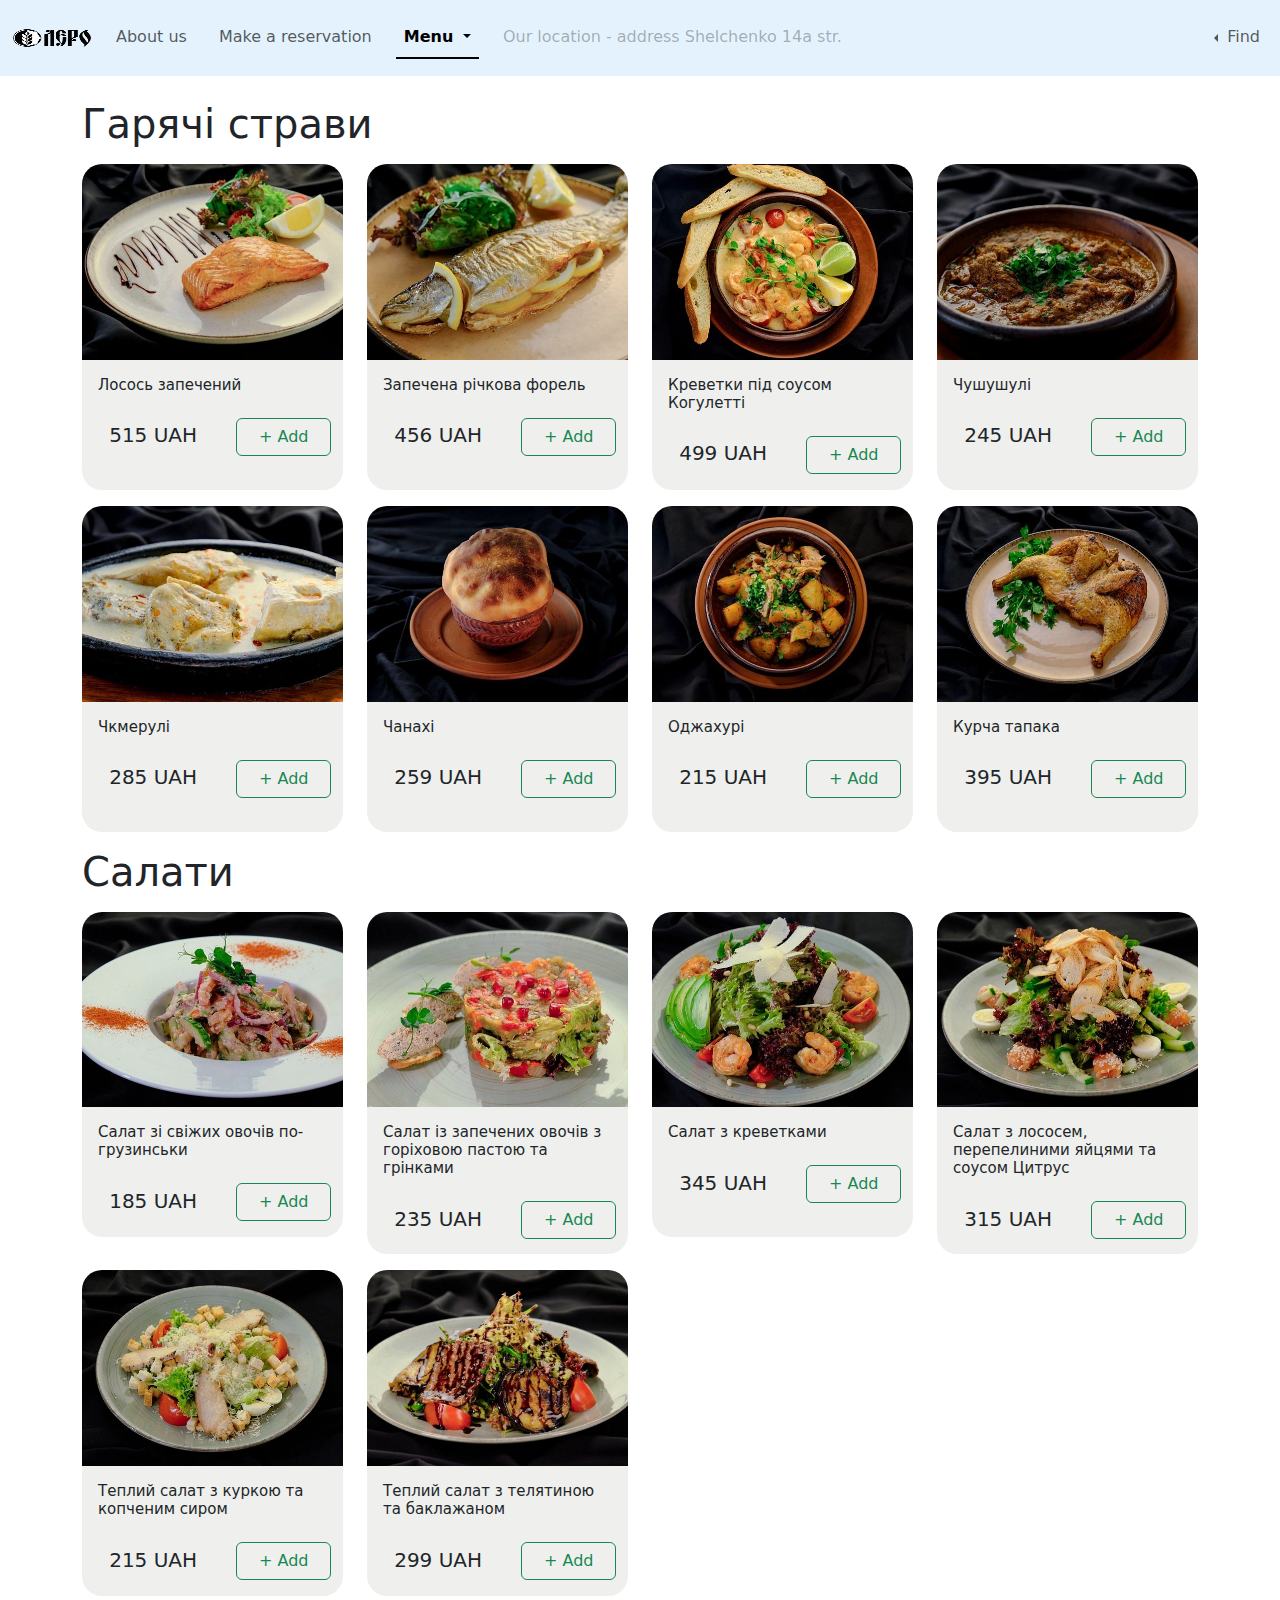
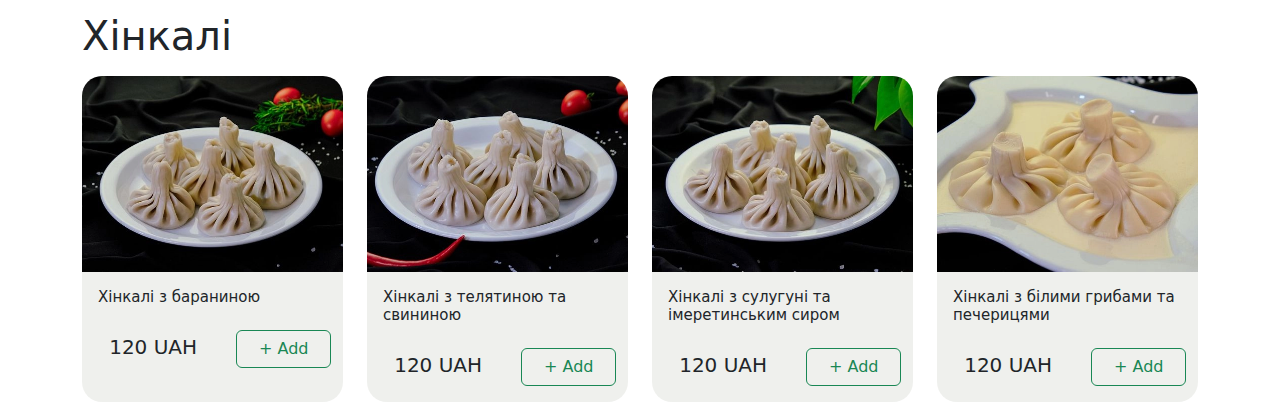
<file: index.html>
<!DOCTYPE html>
<html lang="en">
<head>
    <meta charset="UTF-8">
    <meta name="viewport" content="width=device-width, initial-scale=1.0">
    <link href="https://cdn.jsdelivr.net/npm/bootstrap@5.3.3/dist/css/bootstrap.min.css" rel="stylesheet" integrity="sha384-QWTKZyjpPEjISv5WaRU9OFeRpok6YctnYmDr5pNlyT2bRjXh0JMhjY6hW+ALEwIH" crossorigin="anonymous">
    <link rel="stylesheet" href="style.css">
    <title>Document</title>
</head>
<body>
    
    <nav class="navbar fixed-top navbar-expand-lg" style="background-color: #e3f2fd;">
        <div class="container-fluid">
            <a class="navbar-brand" href="#"><img src="img/lerologo.png" width="80" height="50" alt=""></a>
            <button class="navbar-toggler" type="button" data-bs-toggle="collapse" data-bs-target="#navbarSupportedContent" aria-controls="navbarSupportedContent" aria-expanded="false" aria-label="Toggle navigation">
            <span class="navbar-toggler-icon"></span>
            </button>
            <div class="collapse navbar-collapse" id="navbarSupportedContent">
            <ul class="navbar-nav nav-underline me-auto mb-3 mb-lg-0">
                <li class="nav-item">
                    <a class="nav-link" aria-current="page" href="aboutus.html">About us</a>
                </li>
                <li class="nav-item">
                    <a class="nav-link" href="reservation.html">Make a reservation</a>
                </li>
                <li class="nav-item dropdown">
                    <a class="nav-link active dropdown-toggle" href="#" role="button" data-bs-toggle="dropdown" aria-expanded="false">
                    Menu
                    </a>
                    <ul class="dropdown-menu">
                    <li><a class="dropdown-item" href="#section1">Hot meals</a></li>
                    <li><a class="dropdown-item" href="#section2">Salad</a></li>
                    <li><a class="dropdown-item" href="#section3">Khinkali</a></li>
                    <li><a class="dropdown-item" href="#">Hot snacks</a></li>
                    <li><a class="dropdown-item" href="#">Drink</a></li>
                    <li><hr class="dropdown-divider"></li>
                    <li><a class="dropdown-item" href="#">Alcohol</a></li>
                    </ul>
                    </li>
                <li class="nav-item">
                <a class="nav-link disabled" aria-disabled="true">Our location - address Shelchenko 14a str.</a>
                </li>
            </ul>

            <ul class="navbar-nav nav-underline mb-3 mb-lg-0">
                <li class="nav-item dropstart">
                    <a class="nav-link dropdown-toggle" href="#" role="button" data-bs-toggle="dropdown" aria-expanded="false">
                    Find
                    </a>
                    <div class="custom-menu p-2 dropdown-menu">
                        <form class="d-flex " role="search">
                        <input class="form-control me-2" type="search" placeholder="Пошук страви" aria-label="Search">
                        <button class="btn btn-outline-warning" type="submit">Пошук</button>
                        </form>
                    </div>
            </ul>
            </div>
        </div>
    </nav>

    <div class="all-container container"> 
        <h1 class="hotmeal pb-2" id="section1">Гарячі страви</h1>
        <div class="hotmeals row row-cols-lg-4 row-cols-md-2">
            <div class="losos col col-lg-3 col-md-6 col-12">
                <img class="imageeat" src="img/losos.webp" alt="">
                <div class="infofood">
                    <h3 class="namefood container p-3">Лосось запечений</h3>
                    <div class="button-cost row row-cols-2">
                        <h3 class="costfood col col-lg-7">515 UAH</h3>
                        <button type="button" class="btn btn-outline-success col-lg-4 col-5">+ Add</button>
                    </div>
                </div>
            </div>

            <div class="losos col col-lg-3 col-md-6 col-12">
                <img class="imageeat" src="img/forel.webp" alt="">
                <div class="infofood">
                    <h3 class="namefood container p-3">Запечена річкова форель</h3>
                    <div class="button-cost row row-cols-2">
                        <h3 class="costfood col col-lg-7">456 UAH</h3>
                        <button type="button" class="btn btn-outline-success col-lg-4 col-5">+ Add</button>
                    </div>
                </div>
            </div>

            <div class="forel col col-lg-3 col-md-6 col-12">
                <img class="imageeat" src="img/krevetki.webp" alt="">
                <div class="infofood">
                    <h3 class="namefood container p-3">Креветки під соусом Когулетті</h3>
                    <div class="button-cost row row-cols-2">
                        <h3 class="costfood col col-lg-7">499 UAH</h3>
                        <button type="button" class="btn btn-outline-success col-lg-4 col-5">+ Add</button>
                    </div>
                </div>
            </div>
            
            <div class="forel col col-lg-3 col-md-6 col-12">
                <img class="imageeat" src="img/chushushuli.webp" alt="">
                <div class="infofood">
                    <h3 class="namefood container p-3">Чушушулі</h3>
                    <div class="button-cost row row-cols-2">
                        <h3 class="costfood col col-lg-7">245 UAH</h3>
                        <button type="button" class="btn btn-outline-success col-lg-4 col-5">+ Add</button>
                    </div>
                </div>
            </div>

            <div class="losos col col-lg-3 col-md-6 col-12 mt-3">
                <img class="imageeat" src="img/chkmeruli.webp" alt="">
                <div class="infofood">
                    <h3 class="namefood container p-3">Чкмерулі</h3>
                    <div class="button-cost row row-cols-2">
                        <h3 class="costfood col col-lg-7">285 UAH</h3>
                        <button type="button" class="btn btn-outline-success col-lg-4 col-5">+ Add</button>
                    </div>
                </div>
            </div>

            <div class="forel col col-lg-3 col-md-6 col-12 mt-3">
                <img class="imageeat" src="img/chanahi.webp" alt="">
                <div class="infofood">
                    <h3 class="namefood container p-3">Чанахі</h3>
                    <div class="button-cost row row-cols-2">
                        <h3 class="costfood col col-lg-7">259 UAH</h3>
                        <button type="button" class="btn btn-outline-success col-lg-4 col-5">+ Add</button>
                    </div>
                </div>
            </div>

            <div class="forel col col-lg-3 col-md-6 col-12 mt-3">
                <img class="imageeat" src="img/odjahuri.webp" alt="">
                <div class="infofood">
                    <h3 class="namefood container p-3">Оджахурі</h3>
                    <div class="button-cost row row-cols-2">
                        <h3 class="costfood col col-lg-7">215 UAH</h3>
                        <button type="button" class="btn btn-outline-success col-lg-4 col-5">+ Add</button>
                    </div>
                </div>
            </div>
            
            <div class="forel col col-lg-3 col-md-6 col-12 mt-3">
                <img class="imageeat" src="img/kurchatapaka.webp" alt="">
                <div class="infofood">
                    <h3 class="namefood container p-3">Курча тапака</h3>
                    <div class="button-cost row row-cols-2">
                        <h3 class="costfood col col-lg-7">395 UAH</h3>
                        <button type="button" class="btn btn-outline-success col-lg-4 col-5">+ Add</button>
                    </div>
                </div>
            </div>
        </div>
    </div>

    <div class="all-container container mt-3"> 
        <h1 class="pb-2" id="section2">Салати</h1>
        <div class="hotmeals row row-cols-lg-4 row-cols-md-2">
            <div class="losos col col-lg-3 col-md-6 col-12 col">
                <img class="imageeat" src="img/gruzinsksalat.webp" alt="">
                <div class="infofood">
                    <h3 class="namefood container p-3">Салат зі свіжих овочів по-грузинськи</h3>
                    <div class="button-cost row row-cols-2">
                        <h3 class="costfood col col-lg-7">185 UAH</h3>
                        <button type="button" class="btn btn-outline-success col-lg-4 col-5">+ Add</button>
                    </div>
                </div>
            </div>

            <div class="forel col col-lg-3 col-md-6 col-12">
                <img class="imageeat" src="img/zapecheniysalat.webp" alt="">
                <div class="infofood">
                    <h3 class="namefood container p-3">Салат із запечених овочів з горіховою пастою та грінками</h3>
                    <div class="button-cost row row-cols-2">
                        <h3 class="costfood col col-lg-7">235 UAH</h3>
                        <button type="button" class="btn btn-outline-success col-lg-4 col-5">+ Add</button>
                    </div>
                </div>
            </div>

            <div class="forel col col-lg-3 col-md-6 col-12">
                <img class="imageeat" src="img/salatskrevetkami.webp" alt="">
                <div class="infofood">
                    <h3 class="namefood container p-3">Салат з креветками</h3>
                    <div class="button-cost row row-cols-2">
                        <h3 class="costfood col col-lg-7">345 UAH</h3>
                        <button type="button" class="btn btn-outline-success col-lg-4 col-5">+ Add</button>
                    </div>
                </div>
            </div>
            
            <div class="forel col col-lg-3 col-md-6 col-12">
                <img class="imageeat" src="img/losossalat.webp" alt="">
                <div class="infofood">
                    <h3 class="namefood container p-3">Салат з лососем, перепелиними яйцями та соусом Цитрус</h3>
                    <div class="button-cost row row-cols-2">
                        <h3 class="costfood col col-lg-7">315 UAH</h3>
                        <button type="button" class="btn btn-outline-success col-lg-4 col-5">+ Add</button>
                    </div>
                </div>
            </div>

            <div class="losos col col-lg-3 col-md-6 col-12 mt-3">
                <img class="imageeat" src="img/tepliysalatkurka.webp" alt="">
                <div class="infofood">
                    <h3 class="namefood container p-3">Теплий салат з куркою та копченим сиром</h3>
                    <div class="button-cost row row-cols-2">
                        <h3 class="costfood col col-lg-7">215 UAH</h3>
                        <button type="button" class="btn btn-outline-success col-lg-4 col-5">+ Add</button>
                    </div>
                </div>
            </div>

            <div class="forel col col-lg-3 col-md-6 col-12 mt-3">
                <img class="imageeat" src="img/salatbaklajan.webp" alt="">
                <div class="infofood">
                    <h3 class="namefood container p-3">Теплий салат з телятиною та баклажаном</h3>
                    <div class="button-cost row row-cols-2">
                        <h3 class="costfood col col-lg-7">299 UAH</h3>
                        <button type="button" class="btn btn-outline-success col-lg-4 col-5">+ Add</button>
                    </div>
                </div>
            </div>
        </div>
    </div>

    <div class="all-container container mt-3"> 
        <h1 class="pb-2" id="section3">Хінкалі</h1>
        <div class="hotmeals row row-cols-lg-4 row-cols-md-2">
            <div class="losos col col-lg-3 col-md-6 col-12">
                <img class="imageeat" src="img/lhinkalibaran.webp" alt="">
                <div class="infofood">
                    <h3 class="namefood container p-3">Хінкалі з бараниною</h3>
                    <div class="button-cost row row-cols-2">
                        <h3 class="costfood col col-lg-7">120 UAH</h3>
                        <button type="button" class="btn btn-outline-success col-lg-4 col-5">+ Add</button>
                    </div>
                </div>
            </div>

            <div class="forel col col-lg-3 col-md-6 col-12">
                <img class="imageeat" src="img/khinkalitelyatina.webp" alt="">
                <div class="infofood">
                    <h3 class="namefood container p-3">Хінкалі з телятиною та свининою</h3>
                    <div class="button-cost row row-cols-2">
                        <h3 class="costfood col col-lg-7">120 UAH</h3>
                        <button type="button" class="btn btn-outline-success col-lg-4 col-5">+ Add</button>
                    </div>
                </div>
            </div>

            <div class="forel col col-lg-3 col-md-6 col-12">
                <img class="imageeat" src="img/khinkalisir.webp" alt="">
                <div class="infofood">
                    <h3 class="namefood container p-3">Хінкалі з сулугуні та імеретинським сиром</h3>
                    <div class="button-cost row row-cols-2">
                        <h3 class="costfood col col-lg-7">120 UAH</h3>
                        <button type="button" class="btn btn-outline-success col-lg-4 col-5">+ Add</button>
                    </div>
                </div>
            </div>
            
            <div class="forel col col-lg-3 col-md-6 col-12">
                <img class="imageeat" src="img/khinkaligribi.webp" alt="">
                <div class="infofood">
                    <h3 class="namefood container p-3">Хінкалі з білими грибами та печерицями</h3>
                    <div class="button-cost row row-cols-2">
                        <h3 class="costfood col col-lg-7">120 UAH</h3>
                        <button type="button" class="btn btn-outline-success col-lg-4 col-5">+ Add</button>
                    </div>
                </div>
            </div>
        </div>
    </div>


    <script src="https://cdn.jsdelivr.net/npm/bootstrap@5.3.3/dist/js/bootstrap.bundle.min.js" integrity="sha384-YvpcrYf0tY3lHB60NNkmXc5s9fDVZLESaAA55NDzOxhy9GkcIdslK1eN7N6jIeHz" crossorigin="anonymous"></script>
    <script src="js.js"></script>
</body>
</html>
</file>
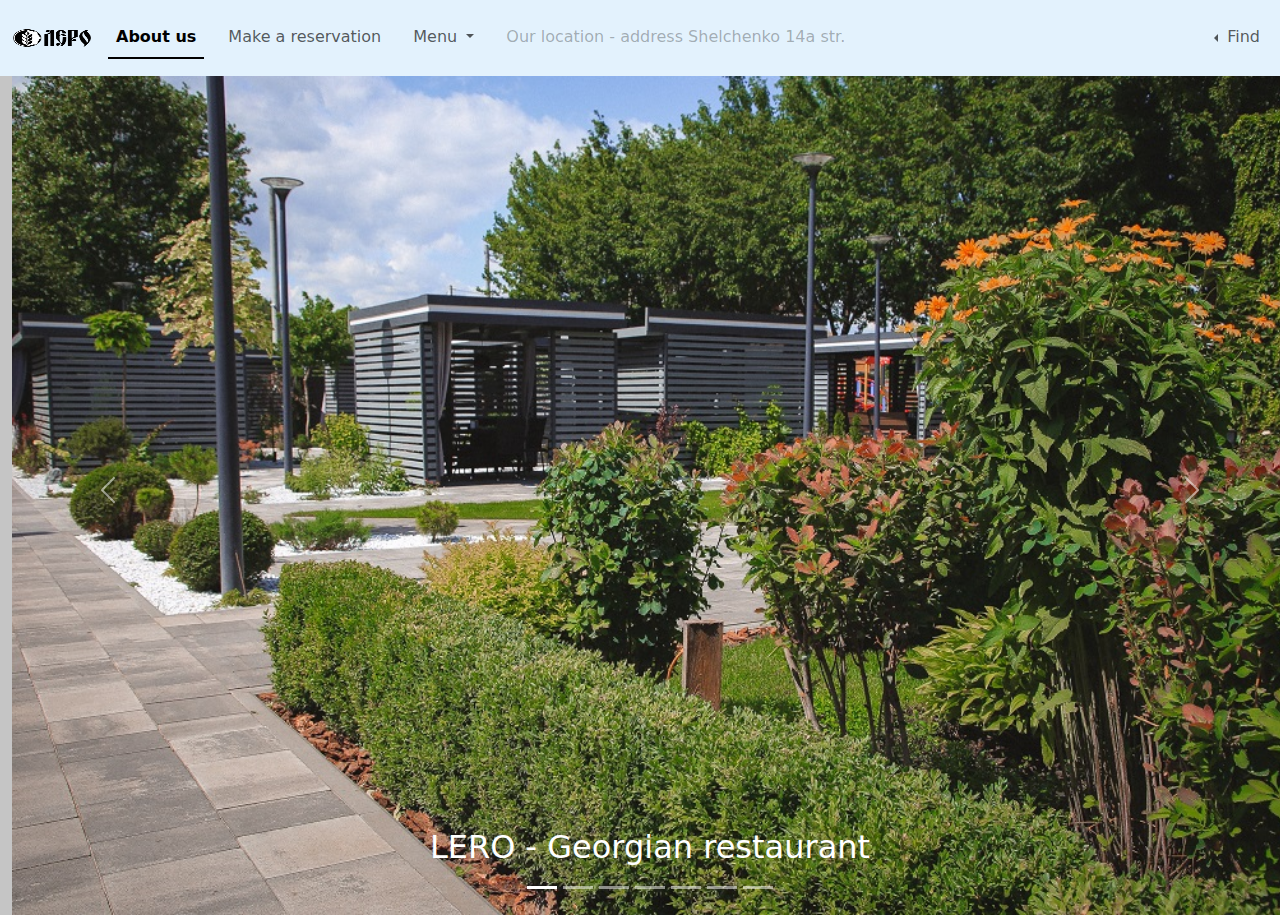
<file: aboutus.html>
<!DOCTYPE html>
<html lang="en">
<head>
    <meta charset="UTF-8">
    <meta name="viewport" content="width=device-width, initial-scale=1.0">
    <link href="https://cdn.jsdelivr.net/npm/bootstrap@5.3.3/dist/css/bootstrap.min.css" rel="stylesheet" integrity="sha384-QWTKZyjpPEjISv5WaRU9OFeRpok6YctnYmDr5pNlyT2bRjXh0JMhjY6hW+ALEwIH" crossorigin="anonymous">
    <link rel="stylesheet" href="style.css">
    <title>About restaurant</title>
</head>
<body class="body1">
    <nav class="navbar fixed-top navbar-expand-lg" style="background-color: #e3f2fd;">
        <div class="container-fluid">
            <a class="navbar-brand" href="#"><img src="img/lerologo.png" width="80" height="50" alt=""></a>
            <button class="navbar-toggler" type="button" data-bs-toggle="collapse" data-bs-target="#navbarSupportedContent" aria-controls="navbarSupportedContent" aria-expanded="false" aria-label="Toggle navigation">
            <span class="navbar-toggler-icon"></span>
            </button>
            <div class="collapse navbar-collapse" id="navbarSupportedContent">
            <ul class="navbar-nav nav-underline me-auto mb-3 mb-lg-0">
                <li class="nav-item">
                    <a class="nav-link active" aria-current="page" href="aboutus.html">About us</a>
                </li>
                <li class="nav-item">
                    <a class="nav-link" href="reservation.html">Make a reservation</a>
                </li>
                <li class="nav-item dropdown">
                    <a class="nav-link dropdown-toggle" href="#" role="button" data-bs-toggle="dropdown" aria-expanded="false">
                    Menu
                    </a>
                    <ul class="dropdown-menu">
                    <li><a class="dropdown-item" href="index.html #section1">Hot meals</a></li>
                    <li><a class="dropdown-item" href="index.html #section2">Salad</a></li>
                    <li><a class="dropdown-item" href="index.html #section3">Khinkali</a></li>
                    <li><a class="dropdown-item" href="index.html #">Hot snacks</a></li>
                    <li><a class="dropdown-item" href="#">Drink</a></li>
                    <li><hr class="dropdown-divider"></li>
                    <li><a class="dropdown-item" href="#">Alcohol</a></li>
                    </ul>
                    </li>
                <li class="nav-item">
                <a class="nav-link disabled" aria-disabled="true">Our location - address Shelchenko 14a str.</a>
                </li>
            </ul>

            <ul class="navbar-nav nav-underline mb-3 mb-lg-0">
                <li class="nav-item dropstart">
                    <a class="nav-link dropdown-toggle" href="#" role="button" data-bs-toggle="dropdown" aria-expanded="false">
                    Find
                    </a>
                    <div class="custom-menu p-2 dropdown-menu">
                        <form class="d-flex " role="search">
                        <input class="form-control me-2" type="search" placeholder="Пошук страви" aria-label="Search">
                        <button class="btn btn-outline-warning" type="submit">Пошук</button>
                        </form>
                    </div>
            </ul>
            </div>
        </div>
    </nav>


    <div class="container-cart container-fluid">
        <div id="carouselExampleAutoplaying" class="carousel slide" data-bs-ride="carousel">
            <div class="carousel-indicators">
                <button type="button" data-bs-target="#carouselExampleAutoplaying" data-bs-slide-to="0" class="active" aria-current="true" aria-label="Slide 1"></button>
                <button type="button" data-bs-target="#carouselExampleAutoplaying" data-bs-slide-to="1" aria-label="Slide 2"></button>
                <button type="button" data-bs-target="#carouselExampleAutoplaying" data-bs-slide-to="2" aria-label="Slide 3"></button>
                <button type="button" data-bs-target="#carouselExampleAutoplaying" data-bs-slide-to="3" aria-label="Slide 4"></button>
                <button type="button" data-bs-target="#carouselExampleAutoplaying" data-bs-slide-to="4" aria-label="Slide 5"></button>
                <button type="button" data-bs-target="#carouselExampleAutoplaying" data-bs-slide-to="5" aria-label="Slide 6"></button>
                <button type="button" data-bs-target="#carouselExampleAutoplaying" data-bs-slide-to="6" aria-label="Slide "></button>
            </div>
            <div class="carousel-inner">
                <div class="carousel-item active">
                    <img src="img/carousel1.jpg" class="d-block w-100" alt="...">
                    <div class="carousel-caption d-none d-md-block">
                        <h2>LERO - Georgian restaurant </h2>
                    </div>
                </div>
                <div class="carousel-item">
                    <img src="img/carousel2.jpg" class="d-block w-100" alt="...">
                    <div class="carousel-caption d-none d-md-block"></div>
                </div>
                <div class="carousel-item">
                    <img src="img/carousel3.jpg" class="d-block w-100" alt="...">
                    <div class="carousel-caption d-none d-md-block"></div>
                </div>
                <div class="carousel-item">
                    <img src="img/carousel4.jpg" class="d-block w-100" alt="...">
                    <div class="carousel-caption d-none d-md-block"></div>
                </div>
                <div class="carousel-item">
                    <img src="img/carousel5.jpg" class="d-block w-100" alt="...">
                    <div class="carousel-caption d-none d-md-block"></div>
                </div>
                <div class="carousel-item">
                    <img src="img/carousel6.jpg" class="d-block w-100" alt="...">
                    <div class="carousel-caption d-none d-md-block"></div>
                </div>
            </div>
            <button class="carousel-control-prev" type="button" data-bs-target="#carouselExampleAutoplaying" data-bs-slide="prev">
                <span class="carousel-control-prev-icon" aria-hidden="true"></span>
                <span class="visually-hidden">Previous</span>
            </button>
            <button class="carousel-control-next" type="button" data-bs-target="#carouselExampleAutoplaying" data-bs-slide="next">
                <span class="carousel-control-next-icon" aria-hidden="true"></span>
                <span class="visually-hidden">Next</span>
            </button>
        </div>
    </div>

    <script src="https://cdn.jsdelivr.net/npm/bootstrap@5.3.3/dist/js/bootstrap.bundle.min.js" integrity="sha384-YvpcrYf0tY3lHB60NNkmXc5s9fDVZLESaAA55NDzOxhy9GkcIdslK1eN7N6jIeHz" crossorigin="anonymous"></script>
    <script src="js.js"></script>
</body>
</html>
</file>
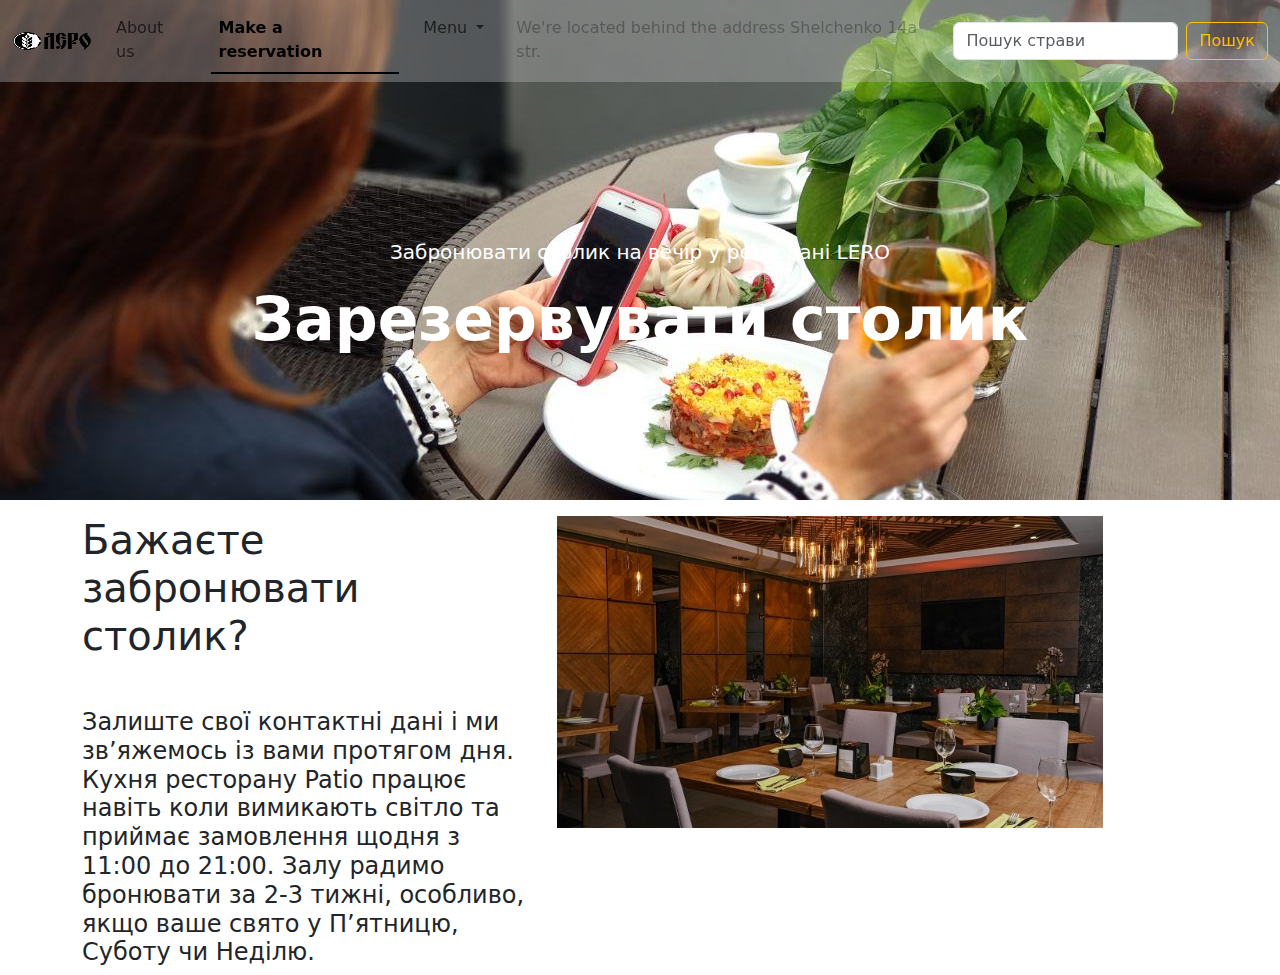
<file: reservation.html>
<!DOCTYPE html>
<html lang="en">
<head>
    <meta charset="UTF-8">
    <meta name="viewport" content="width=device-width, initial-scale=1.0">
    <link href="https://cdn.jsdelivr.net/npm/bootstrap@5.3.3/dist/css/bootstrap.min.css" rel="stylesheet" integrity="sha384-QWTKZyjpPEjISv5WaRU9OFeRpok6YctnYmDr5pNlyT2bRjXh0JMhjY6hW+ALEwIH" crossorigin="anonymous">
    <link rel="stylesheet" href="style.css">
    <title>Reservation</title>
</head>
<body><nav class="navbar fixed-top navbar-expand-lg" style="background-color: #bbbbbb5d;">
        <div class="container-fluid">
            <a class="navbar-brand" href="#"><img src="img/lerologo.png" width="80" height="50" alt=""></a>
            <button class="navbar-toggler" type="button" data-bs-toggle="collapse" data-bs-target="#navbarSupportedContent" aria-controls="navbarSupportedContent" aria-expanded="false" aria-label="Toggle navigation">
            <span class="navbar-toggler-icon"></span>
            </button>
            <div class="collapse navbar-collapse" id="navbarSupportedContent">
            <ul class="navbar-nav nav-underline me-auto mb-3 mb-lg-0">
                <li class="nav-item">
                    <a class="nav-link" aria-current="page" href="aboutus.html">About us</a>
                </li>
                <li class="nav-item">
                    <a class="nav-link active" href="reservation.html">Make a reservation</a>
                </li>
                <li class="nav-item dropdown">
                    <a class="nav-link dropdown-toggle" href="#" role="button" data-bs-toggle="dropdown" aria-expanded="false">
                    Menu
                    </a>
                    <ul class="dropdown-menu">
                    <li><a class="dropdown-item" href="index.html #section1">Hot meals</a></li>
                    <li><a class="dropdown-item" href="index.html #section2">Salad</a></li>
                    <li><a class="dropdown-item" href="index.html #section3">Khinkali</a></li>
                    <li><a class="dropdown-item" href="index.html #">Hot snacks</a></li>
                    <li><a class="dropdown-item" href="#">Drink</a></li>
                    <li><hr class="dropdown-divider"></li>
                    <li><a class="dropdown-item" href="#">Alcohol</a></li>
                    </ul>
                    </li>
                <li class="nav-item">
                <a class="nav-link disabled" aria-disabled="true">We're located behind the address Shelchenko 14a str.</a>
                </li>
            </ul>
            <form class="d-flex" role="search">
                <input class="form-control me-2" type="search" placeholder="Пошук страви" aria-label="Search">
                <button class="btn btn-outline-warning" type="submit">Пошук</button>
            </form>
            </div>
        </div>
    </nav>
    
    <div class="container1 text-center" id="reservation"> 
    
        <div class="containertext">
        <p>Забронювати столик на вечір у ресторані LERO</p>
        <h2>Зарезервувати столик</h2>
        </div>
    </div>

    <div class="all-container container mt-3"> 
        <div class="hotmeals row row-cols-2">
            <div class="text col-md-5">
            <h1 class="mb-5">Бажаєте забронювати столик?</h1>
            <h4>Залиште свої контактні дані і ми зв’яжемось із вами протягом дня. Кухня ресторану Patio працює навіть  коли вимикають світло та приймає замовлення щодня з 11:00 до 21:00.
            Залу радимо бронювати за 2-3 тижні, особливо, якщо ваше свято у П’ятницю, Суботу чи Неділю.</h4>
            </div>

            <div class="imgreserv">
                <img class="col-md-12" src="img/reservimage.jpg" alt="">
            </div>
        </div>
    </div>

    <script src="https://cdn.jsdelivr.net/npm/bootstrap@5.3.3/dist/js/bootstrap.bundle.min.js" integrity="sha384-YvpcrYf0tY3lHB60NNkmXc5s9fDVZLESaAA55NDzOxhy9GkcIdslK1eN7N6jIeHz" crossorigin="anonymous"></script>
    <script src="js.js"></script>
</body>
</html>
</file>
<file: style.css>
.imageeat{
    width: 100%;
    border-top-left-radius: 20px;
    border-top-right-radius: 20px;
}
.infofood {
    min-height: 130px;
}
.imageeat:hover{
    transform: scale(1.05);
    transition: 0.5s;
    opacity: 0.9;
    border-bottom-left-radius: 20px;
    border-bottom-right-radius: 20px;
}
.infofood{
    padding-bottom: 15px;
    background-color: #c7cbc14a;
    border-bottom-left-radius: 20px;
    border-bottom-right-radius: 20px;
}
.costfood{
    padding-top: 5px;
    font-size: 20px;
    display: flex;
    justify-content: center;
    align-items: center;
}
.namefood{
    font-size: 15px;
}
.hotmeal{
    margin-top: 100px;
}
#reservation{
    position: relative;
    z-index: 10;
    min-height: 500px;
    background-color: #111111;
    background-size: cover;
    background-repeat: no-repeat;
    background-position: center center;
    background-image: url(img/reservation.jpg);
    background-color: #111111;
    color: #ffffff;
}
.container1{
    display: flex;
    flex-direction: column;
    justify-content: center;
    align-items: center;
    padding-top: 100px;
}
.containertext h2{
    font-size: 60px;
    font-weight: bold;
}
.containertext p{
    font-size: 20px;
}
.custom-menu{
    width: 250px;
}
.container-cart{
    margin-top: 65px;
    width: 1300px;
}
.body1{
    background-color: #b2b2b2c0;
}

@media only screen and (max-width: 1260px){
    .namefood{
        font-size: 15px;
    }
    .losos, .forel{
        margin-top: 10px;
    }
}
</file>
